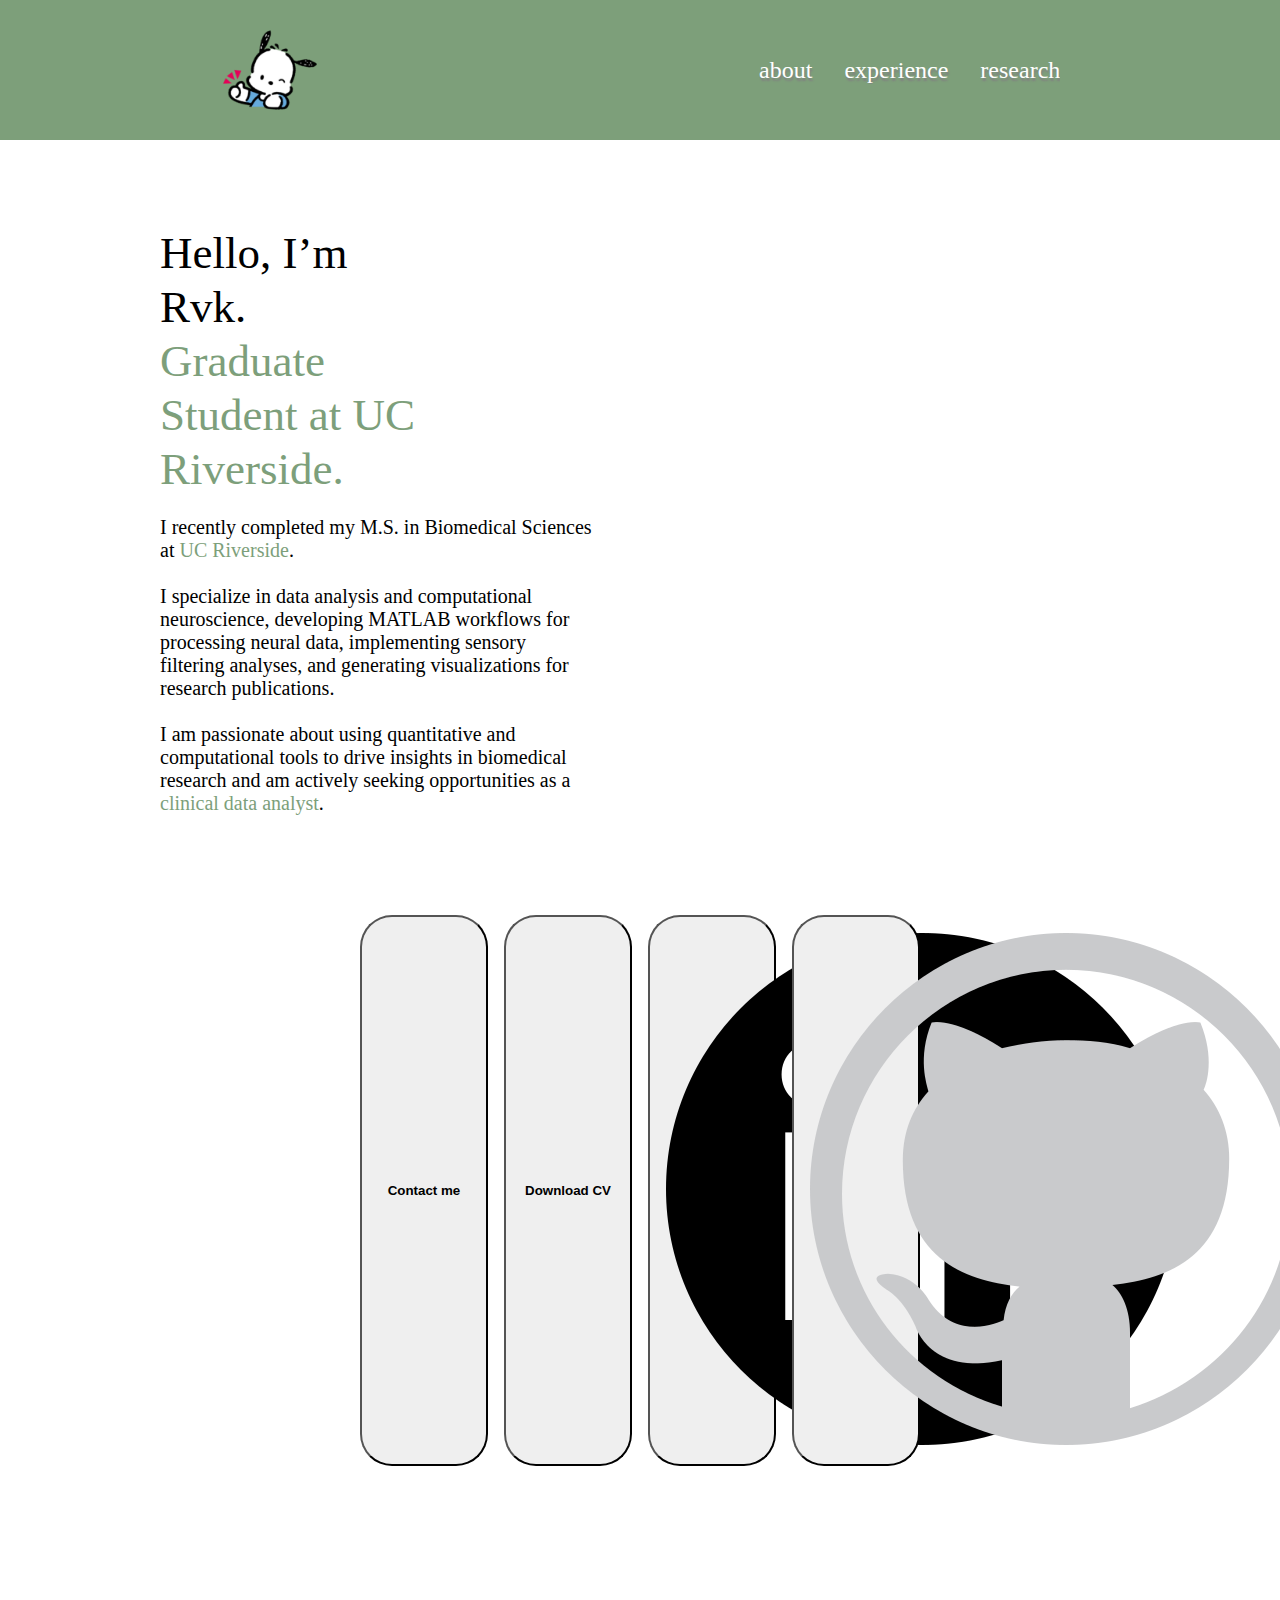
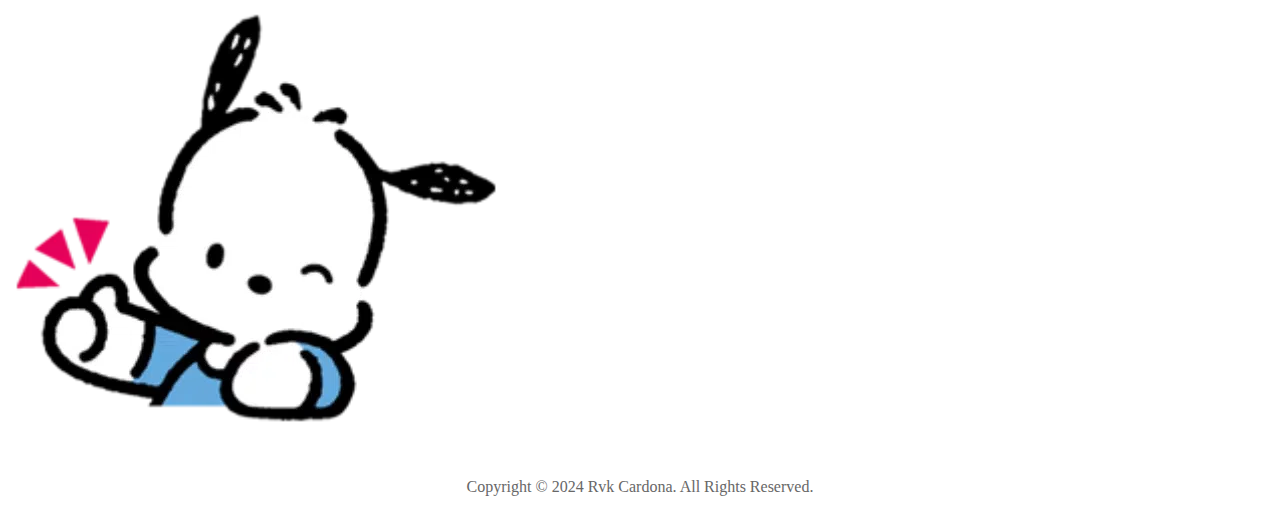
<file: index.html>
<!DOCTYPE html>
<html lang="en">
<head>
    <link href="https://fonts.googleapis.com/css2?family=Montserrat:wght@400;500;700;800&display=swap" rel="stylesheet">
    <meta charset="UTF-8">
    <meta name="viewport" content="width=device-width, initial-scale=1.0">
    <title>Rvk Cardona</title>
    <link rel="stylesheet" href="style.css">
    <link rel="stylesheet" href="mediaqueries.css">
    <script src="script.js"></script>
</head>
<body>
    <nav id="desktop-nav">       
        <a href="index.html" class="logo-img">
            <img src="./assets/pochacco.png" alt="Home" />
        </a>
        <div>
            <ul class="nav-links">
                <li><a href="about.html">about</a></li>
                <li><a href="experience.html">experience</a></li>
                <li><a href="research.html">research</a></li>
            </ul>
        </div>
    </nav> 
<nav id="hamburger-nav">
  <div class="hamburger-icon" onclick="toggleMenu()">
    <span></span>
    <span></span>
    <span></span>
  </div>

  <div class="logo-img">
    <a href="index.html">
      <img src="./assets/pochacco.png" alt="Home" />
    </a>
  </div>


  <div class="menu-links">
    <ul>
      <li><a href="about.html" onclick="toggleMenu()">about</a></li>
      <li><a href="experience.html" onclick="toggleMenu()">experience</a></li>
      <li><a href="research.html" onclick="toggleMenu()">research</a></li>
    </ul>
  </div>
</nav>
    <section id="profile">
        <div class="section__text">
            <h1 class="title">
                Hello, I’m Rvk. <br />
            <span style="color:#7D9F7B;">Graduate Student at UC Riverside.</span>
            </h1>
            <p class="section__text__p1">
            I recently completed my <strong>M.S. in Biomedical Sciences</strong> at <span style="color:#7D9F7B;"><strong>UC Riverside</strong></span>. <br><br>

            I specialize in <strong>data analysis</strong> and <strong>computational neuroscience</strong>, developing <strong>MATLAB</strong> workflows for processing neural data, implementing <strong>sensory filtering</strong> analyses, and generating visualizations for research publications. <br><br>

            I am passionate about using <strong>quantitative</strong> and <strong>computational tools</strong> to drive insights in biomedical research and am actively seeking opportunities as a <span style="color:#7D9F7B;"><strong>clinical data analyst</strong></span>.
            </p>
            <div class="btn-container">
            <button class="btn btn-primary" onclick="window.location.href='mailto:rvkcardona@gmail.com'">Contact me</button>
            <button class="btn btn-secondary" onclick="window.open('./assets/resume.pdf')">Download CV</button>
            <button class="btn btn-icon" onclick="location.href='https://www.linkedin.com/in/rvkcardona/'">
                <img src="./assets/linkedin.png" alt="LinkedIn" />
            </button>
            <button class="btn btn-icon" onclick="location.href='https://github.com/kwakkle'">
                <img src="./assets/githubimg.png" alt="GitHub" />
            </button>
        </div>
        </div>
    </section>
    <div class="logo-center">
        <img src="./assets/pochacco.png" alt="logo" />
    </div>
    <footer>
        <p>Copyright &#169; 2024 Rvk Cardona. All Rights Reserved.</p>
    </footer>
</body>
</html>
</file>
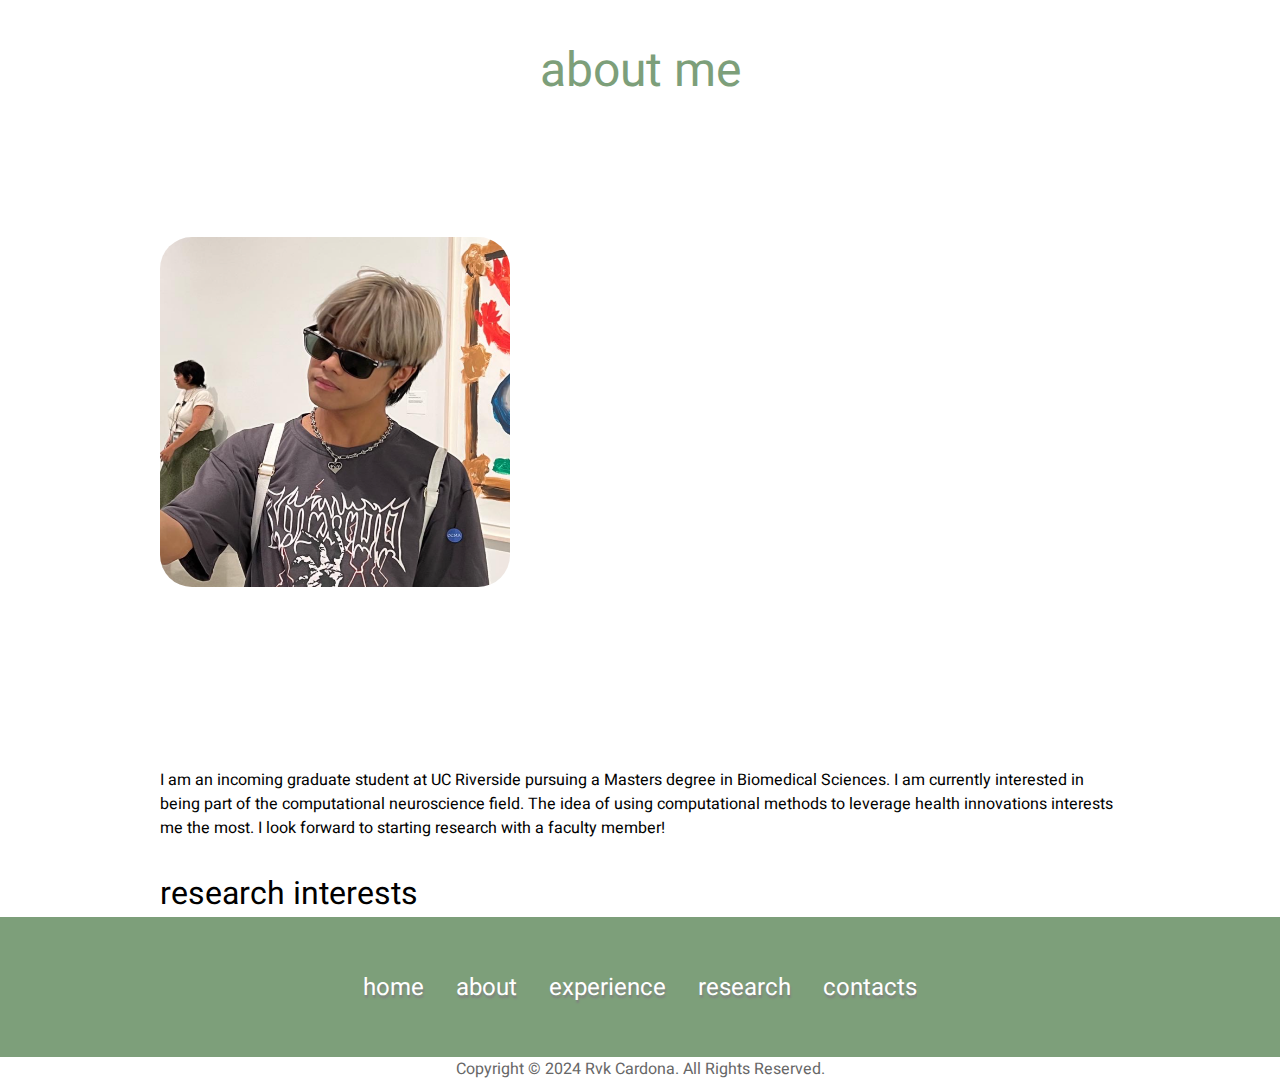
<file: about.html>
<!DOCTYPE html>
<html lang="en">
<head>
    <link href='https://fonts.googleapis.com/css?family=Heebo' rel='stylesheet'>
    <meta charset="UTF-8">
    <meta name="viewport" content="width=device-width, initial-scale=1.0">
    <title>About Rvk Cardona</title>
    <link rel="stylesheet" href="style.css">
    <link rel="stylesheet" href="mediaqueries.css">
</head>
<body>
<section id="about">
    <p class="section__text__about"><color style="color:rgba(125,159,122,1);">about me</color></p>
    <div class="section-container">
        <div class="section__pic-container">
            <img src="./assets/about-pic.png" 
            alt="Profile picture" 
            class="about-pic"
            />
        </div>
          </div>
        <div class="text-container">
            <p class="text-container"> I am an incoming graduate student at UC Riverside pursuing a Masters degree in Biomedical Sciences. I am currently interested in being part of the computational neuroscience field. The idea of using computational methods to leverage health innovations interests me the most. I look forward to starting research with a faculty member! </p>
            <p class="about_me_title">research interests</p>
        </div>
      </div>
    </div>
</section>
<footer>
    <nav>
        <div class="nav-links-container">
            <ul class="nav-links">
                <li><a href="/">home</a></li>
                <li><a href="../about.html">about</a></li>
                <li><a href="experience.html">experience</a></li>
                <li><a href="../research">research</a></li>
                <li><a href="../#contact">contacts</a></li>
            </ul>
        </div>
    </nav>
    <p>Copyright &#169; 2024 Rvk Cardona. All Rights Reserved.</p>
</footer>
<script src="script.js"></script>
</body>
</html>
</file>
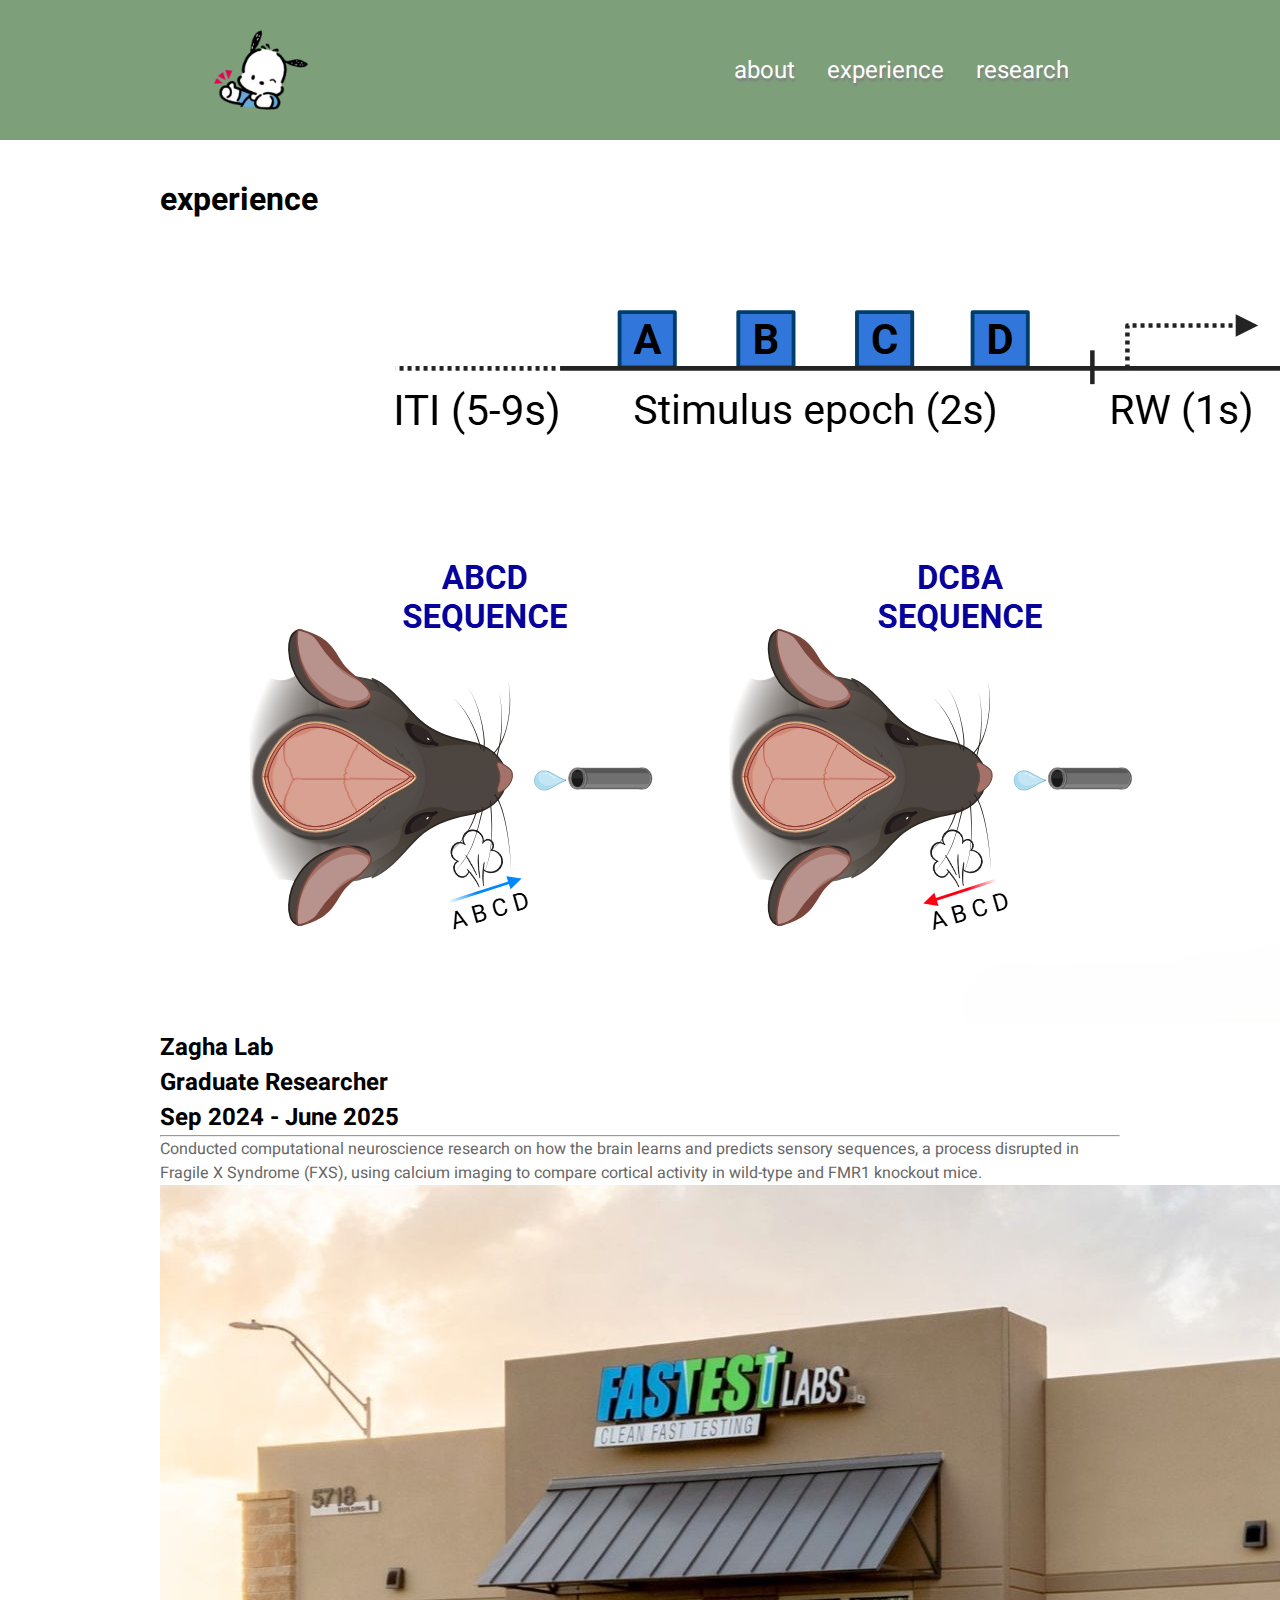
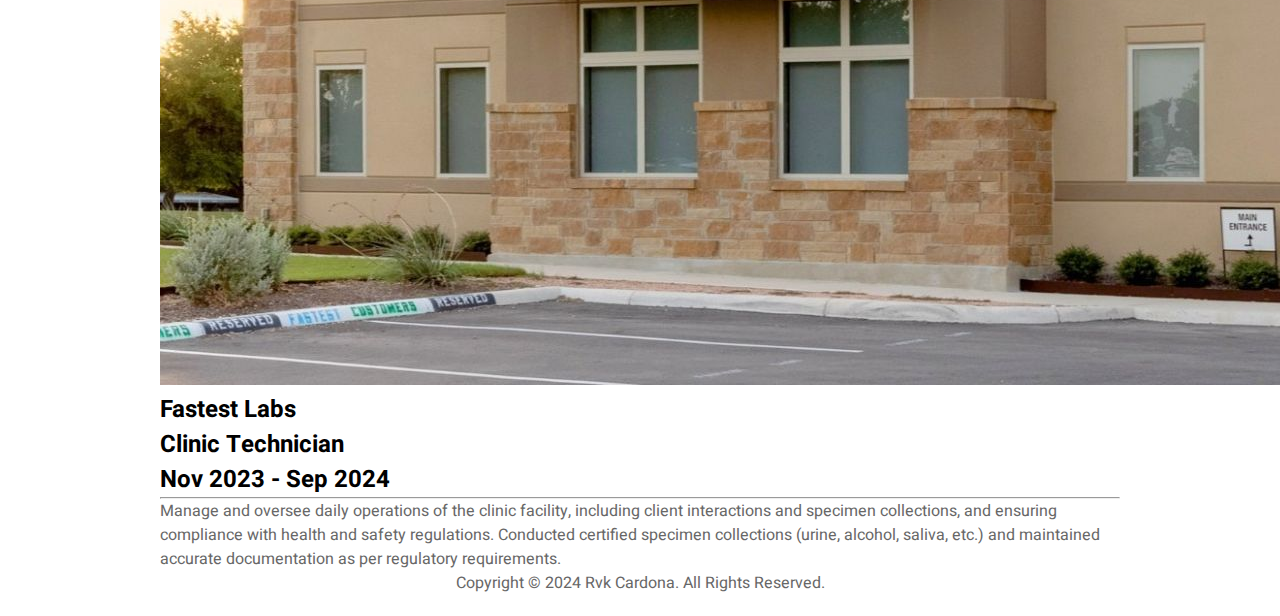
<file: experience.html>
<!DOCTYPE html>
<html lang="en">
<head>
    <link href='https://fonts.googleapis.com/css?family=Heebo' rel='stylesheet'>
    <meta charset="UTF-8">
    <meta name="viewport" content="width=device-width, initial-scale=1.0">
    <title>About Rvk Cardona</title>
    <link rel="stylesheet" href="style.css" />
    <link rel="stylesheet" href="mediaqueries.css" />
    <script src="script.js" defer></script>
</head>
<body>
     <nav id="desktop-nav">       
        <a href="index.html" class="logo-img">
            <img src="./assets/pochacco.png" alt="Home" />
        </a>
        <div>
            <ul class="nav-links">
                <li><a href="about.html">about</a></li>
                <li><a href="experience.html">experience</a></li>
                <li><a href="research.html">research</a></li>
            </ul>
        </div>
    </nav> 
  <nav id="hamburger-nav">
    <div class="hamburger-icon" onclick="toggleMenu()">
      <span></span>
      <span></span>
      <span></span>
    </div>

    <div class="logo-img">
      <a href="index.html">
        <img src="./assets/pochacco.png" alt="Home" />
      </a>
    </div>


    <div class="menu-links">
      <ul>
        <li><a href="about.html" onclick="toggleMenu()">about</a></li>
        <li><a href="experience.html" onclick="toggleMenu()">experience</a></li>
        <li><a href="research.html" onclick="toggleMenu()">research</a></li>
      </ul>
    </div>
  </nav>
    
    <section id="experience">
        <h1 class="about-title">experience</h1>
  <div class="experience-grid">
    
    <!-- ZAGHA LAB -->
    <div class="experience-card">
      <img src="./assets/zagha_experience.png" alt="Zagha Lab" class="experience-img" />
      <h2 class="experience-role">Zagha Lab<br />Graduate Researcher<br />Sep 2024 - June 2025</h2>
      <hr class="experience-divider" />
      <p class="experience-description">
        Conducted computational neuroscience research on how the brain learns and predicts sensory sequences,
        a process disrupted in Fragile X Syndrome (FXS), using calcium imaging to compare cortical activity
        in wild-type and FMR1 knockout mice.
      </p>
    </div>

    <!-- FASTEST LABS -->
    <div class="experience-card">
      <img src="./assets/fastest_labs.png" alt="Fastest Labs Clinic" class="experience-img" />
      <h2 class="experience-role">Fastest Labs<br />Clinic Technician<br />Nov 2023 - Sep 2024</h2>
      <hr class="experience-divider" />
      <p class="experience-description">
        Manage and oversee daily operations of the clinic facility, including client interactions and specimen collections,
        and ensuring compliance with health and safety regulations. Conducted certified specimen collections (urine, alcohol, saliva, etc.)
        and maintained accurate documentation as per regulatory requirements.
      </p>
    </div>
  </div>
</section>
    <footer>
        <p>Copyright &#169; 2024 Rvk Cardona. All Rights Reserved.</p>
    </footer>
</body>
</html>
</file>
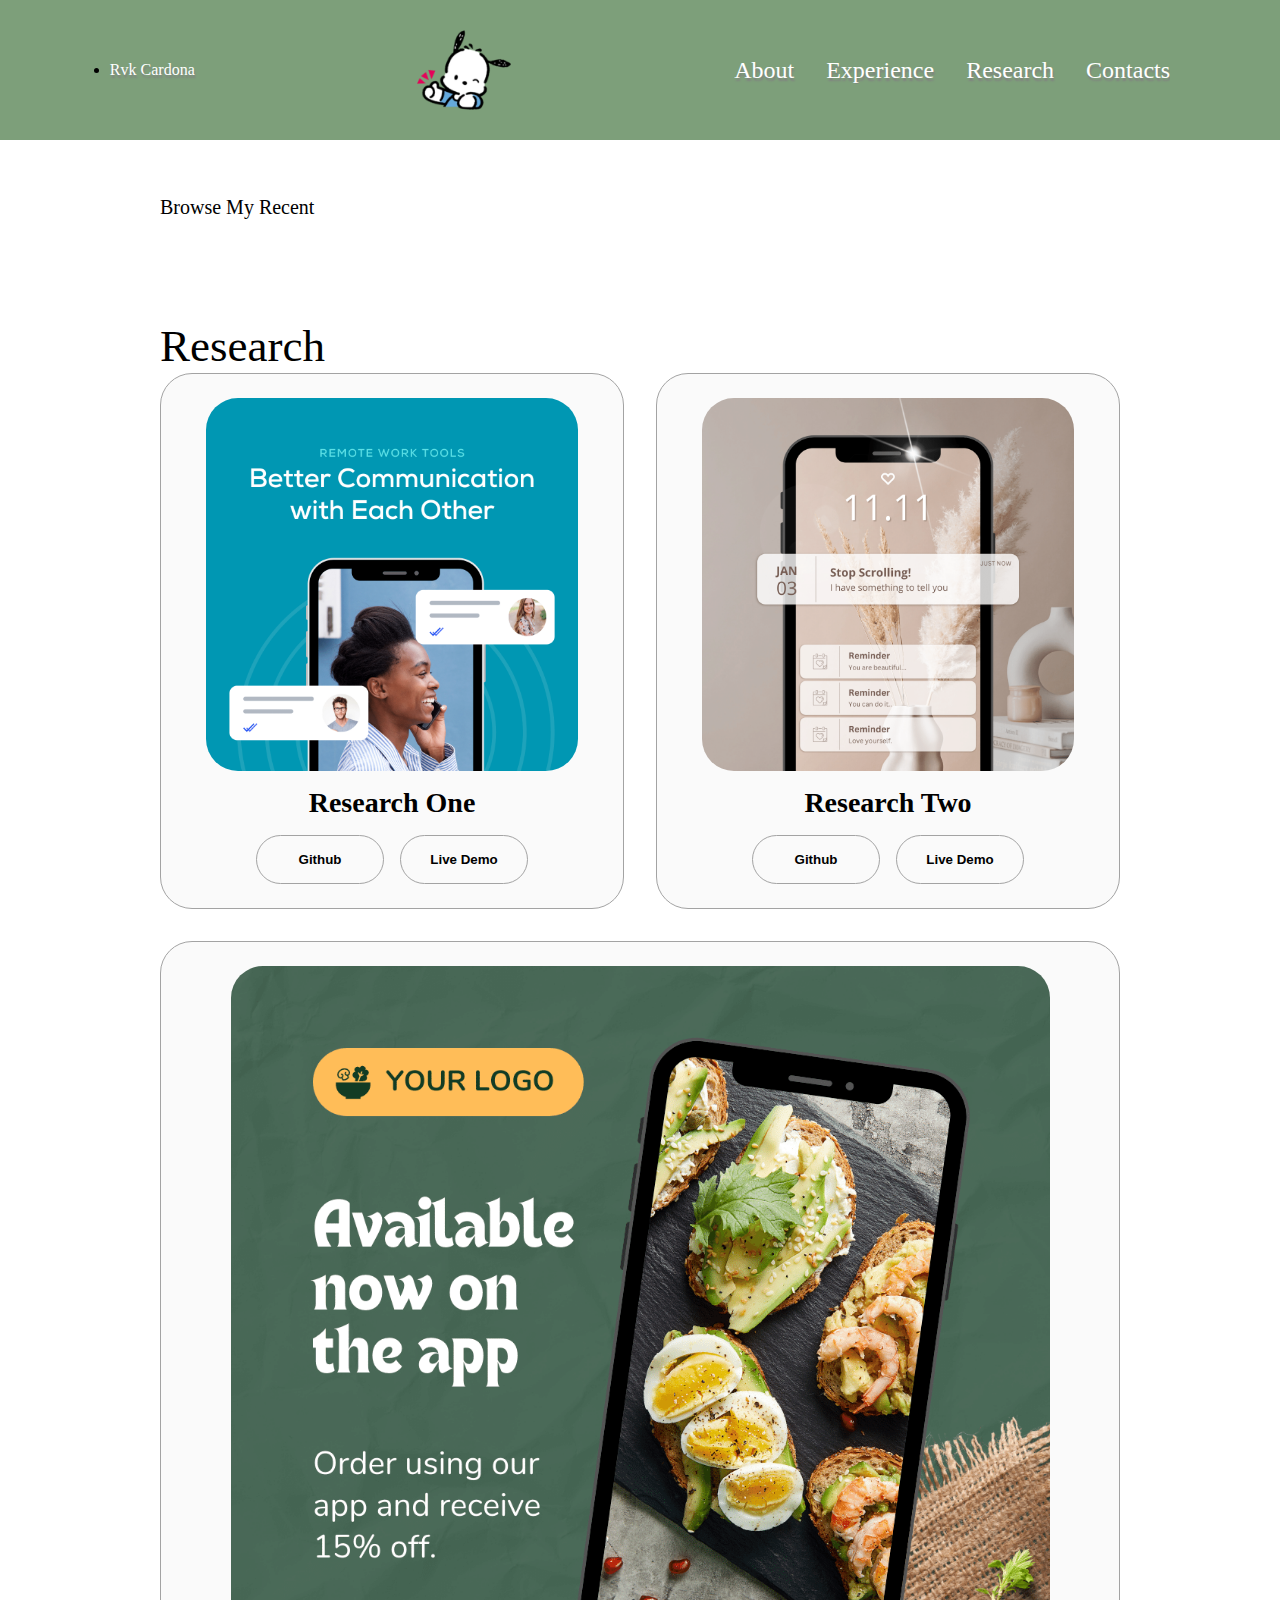
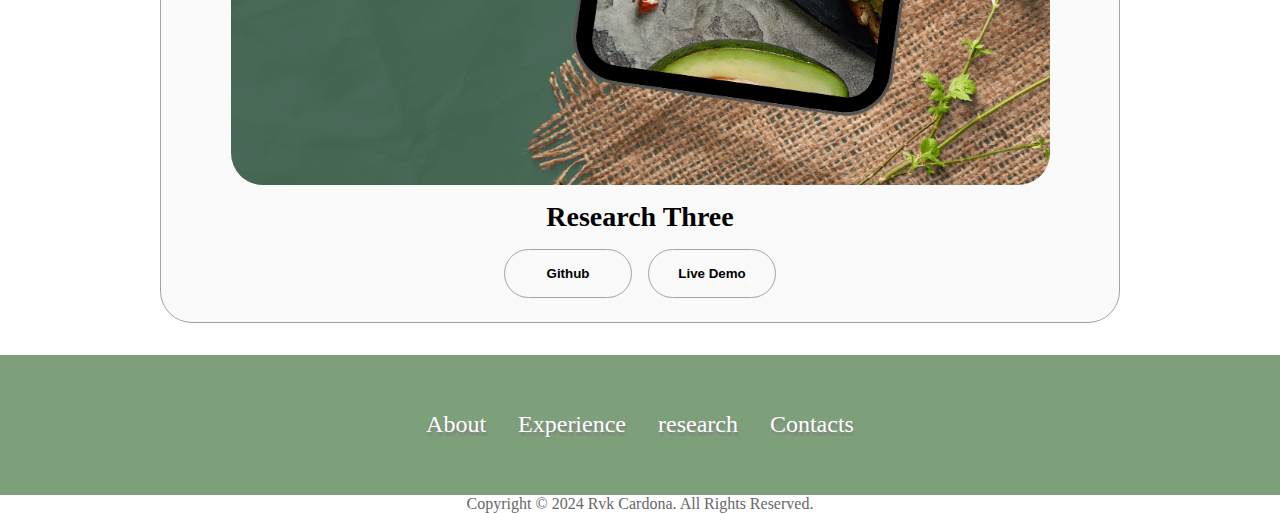
<file: research.html>
<!DOCTYPE html>
<html lang="en">
<head>
    <meta charset="UTF-8">
    <meta name="viewport" content="width=device-width, initial-scale=1.0">
    <title>My Portfolio</title>
    <link rel="stylesheet" href="style.css">
    <link rel="stylesheet" href="mediaqueries.css">
</head>
<body>
    <nav id="desktop-nav">
        <div class="logo"><li><a href="../#about">Rvk Cardona</a></li>
        </div>
        <div class="logo-img">
            <img src="./assets/pochacco.png">
        </div>
        </div>
        <div>
            <ul class="nav-links">
                <li><a href="../#about">About</a></li>
                <li><a href="../experience.html">Experience</a></li>
                <li><a href="research.html">Research</a></li>
                <li><a href="../#contact">Contacts</a></li>
            </ul>
        </div>
    </nav> 
    <nav id="hamburger-nav">
        <div class="logo">RVK CARDONA</div>
        <div class ="hamburger-menu">
            <div class="hamburger-icon" onclick="toggleMenu()">
              <span></span>
              <span></span>
              <span></span>
            </div>
            <div class="menu-links">
                <li><a href="../#about"onclick="toggleMenu()">About</a></li>
                <li><a href="../experience.html"onclick="toggleMenu()">Experience</a></li>
                <li><a href="research.html"onclick="toggleMenu()">Research</a></li>
                <li><a href="../#contact"onclick="toggleMenu()">Contacts</a></li>
              </div>
          </div>
    </nav>
    <section id="research">
        <p class="section__text__p1">Browse My Recent</p>
        <h1 class="title">Research</h1>
        <div class="experience-details-container">
            <div class="about-containers">
                <div class="details-container color-container">
                <div class="article-container">
                    <img 
                    src="./assets/project-1.png"
                    alt="Research 1"
                    class="project-img">
                </div> 
                <h2 class="experience-sub-title research-title">Research One</h2>
                <div class="btn-container">
                    <button class="btn btn-color-2 research-btn" 
                    onclick="location.href='https://github.com/'">
                        Github
                    </button>
                    <button class="btn btn-color-2 research-btn" 
                    onclick="location.href='https://github.com/'">
                        Live Demo
                    </button>
                </div>
                </div>
                <div class="details-container color-container">
                    <div class="article-container">
                        <img 
                        src="./assets/project-2.png"
                        alt="Project 2"
                        class="project-img">
                    </div> 
                    <h2 class="experience-sub-title research-title">Research Two</h2>
                    <div class="btn-container">
                        <button class="btn btn-color-2 research-btn" 
                        onclick="location.href='https://github.com/'">
                            Github
                        </button>
                        <button class="btn btn-color-2 research-btn" 
                        onclick="location.href='https://github.com/'">
                            Live Demo
                        </button>
                    </div>
                </div>
                <div class="details-container color-container">
                    <div class="article-container">
                        <img 
                        src="./assets/project-3.png"
                        alt="research 3"
                        class="project-img">
                    </div> 
                    <h2 class="experience-sub-title research-title">Research Three</h2>
                    <div class="btn-container">
                        <button class="btn btn-color-2 research-btn" 
                        onclick="location.href='https://github.com/'">
                            Github
                        </button>
                        <button class="btn btn-color-2 research-btn" 
                        onclick="location.href='https://github.com/'">
                            Live Demo
                        </button>
                    </div>
                </div>
          </div> 
        </div>
    </section>
    <footer>
        <nav>
            <div class="nav-links-container">
                <ul class="nav-links">
                    <li><a href="../#about">About</a></li>
                    <li><a href="../experience.html">Experience</a></li>
                    <li><a href="research.html">research</a></li>
                    <li><a href="../#contact">Contacts</a></li>
                </ul>
            </div>
        </nav>
        <p>Copyright &#169; 2024 Rvk Cardona. All Rights Reserved.</p>
    </footer>
    <script src="script.js"></script>
</body>
</html>
</file>
<file: style.css>
/* GENERAL */

* {
    margin: 0;
    padding: 0;
}

body {
    font-family: Heebo; 
    font-weight: Regular;
}

body {
    background-image: (white);
}

html {
    scroll-behavior: smooth;
}

p{
    color: #676767
}

/* TRANSITION */

a, .btn {
    transition: all 300ms ease; 
}

/* DESKTOP NAV */

nav,

.nav-links {
    display: flex;
    overflow: hidden;
}

nav{
    justify-content: space-around;
    align-items: center;
    height : 140px;
    background-color: rgba(125,159,122,1);
}

.nav-links {
    gap: 2rem;
    list-style: none;
    font-size: 24px;
}


a {
    color: white;
    font-weight: regular;
    text-shadow: 1px 3px 2px grey;
    text-decoration: none;
    text-decoration-color: white;
}

a:hover {
    color: black;
    text-decoration-color: rgb(181, 181, 181);
}

.logo-img:hover {
    cursor: pointer;
}

.logo-img {
    display: flex;
    height: 100px;
    margin: 0; 
    animation-name: bounce;
}


/* HAMBURGER MENU */

#hamburger-nav {
    display: none;
    
}

.hamburger-menu {
    position: relative;
    display: inline-block;
}

.hamburger-icon {
    display: flex;
    flex-direction: column;
    justify-content: space-between;
    height: 24px;
    width: 30px;
    cursor: pointer;
}

.hamburger-icon span {
    width: 100%;
    height: 2px;
    background-color: white;
    transition: all 0.3 ease-in-out;
}

.menu-links {
    position: absolute;
    top: 100%;
    right: 0;
    background-color: none;
    width: fit-content;
    max-height: 0;
    overflow: hidden;
    transition: all 0.3 ease-in-out;
}

.menu-links a {
    display: block;
    padding: 10px;
    text-align: center;
    font-size: 1.5rem;
    color: white;
    text-decoration: none;
    transition: all 0.3 ease-in-out;
}

.menu-links li {
    list-style: none;
}

.menu-links.open {
    max-height: 300px;
}

.hamburger-icon.open span:first-child {
    transform: rotate (45 deg) translate(10px, 5px);
}

.hamburger-icon.open span:nth-child(2) {
    opacity: 0;
}

.hamburger-icon.open span:last-child {
    transform: rotate (-45 deg) translate(10px, -5px);
}

.hamburger-icon span:first-child {
    transform: none;
}

.hamburger-icon span:first-child {
    opacity: 1;
}

.hamburger-icon span:first-child {
    transform: none;
}

/* SECTIONS */

section {
    padding-top: 4vh;
    height: 96vh;
    margin: 0 10rem;
    box-sizing: border-box;
    min-height: fit-content;
}

.section-container {
    display: flex;
}

/* PROFILE SECTION */

.section {
    display: center;
    justify-content: center;
    gap: 5rem;
    height: 10vh;
}

.section__pic-container {
    display: center;
    height: 400px;
    width: 400px;
    margin: auto 0;
}

.section__text {
    align-self: center;
    text-align: center;
    padding-top: 50px
}

.section__text__p1 {
    text-align: center;
    font-weight: 100;
    text-align: left;
    font-size: 20px;
    margin-right: 525px;
    margin-top: 20px;
    color: black;
    margin-bottom: 100px;
}

.title {
    font-family: Heebo;
    font-style: Regular;
    font-size: 45px;
    text-align: left;
    color: black;
    font-weight: 10;
    line-height: 1.2;
    margin-right: 700px;
}

#socials-container {
    display: flex;
    justify-content: center;
    margin-top: 1rem;
    gap: 1rem;
}

/* ICONS */

.icon {
    cursor: pointer;
    height: 2rem;
}

/* BUTTONS */

.btn-container {
    display: flex;
    justify-content: center;
    gap: 1rem;
}

.btn {
    font-weight: 600;
    transition: all 300ms ease;
    padding: 1rem;
    width: 8rem;
    border-radius: 2rem;
}

.btn-color-1, 
.btn-color-2 {
    border:rgb(53,53,53) 0.1rem solid;
}

.btn-color-1:hover, 
.btn-color-2:hover {
    cursor: pointer;
}

.btn-color-1, 
.btn-color-2:hover {
    background: rgb(53, 53, 53);
    color: white;
}

.btn-color-1:hover {
    background: rgb(0, 0, 0);
}

.btn-color-2{
    background: none;
}

.btn-color-2:hover {
    border: rgb(255, 255, 255) 0.1rem solid;
}

.btn-container {
    gap: 1rem;
}

/* ABOUT SECTION */

.about.html {
    position: relative;
}

.about-containers {
    gap: 2rem;
    margin-bottom: 2rem;
    margin-top: 0rem;
}

.about-details-container {
    justify-content: center;
    flex-direction: column;
}
.about_me_title {
    font-size: 32px;
    color:grey;
    margin-top: 30px;
    margin-bottom: 30px;
    display: flex;
    justify-content: center;
    flex-direction: column;
}

.about-containers,
.about-details-container {
    display: flex;
}

.about-pic {
    border-radius: 2rem;
    height: 350px;
    width: 350px;
}

.arrow {
    position: absolute;
    right: -5rem;
    bottom: -1rem;
}

.details-container {
    padding: 1.5rem;
    flex: 1;
    background: white;
    border-radius: 2rem;
    border: rgb(53, 53, 53) 0.1rem solid;
    border-color: rgb(163, 163, 163);
    text-align: center;
}

.section-container {
    gap: 4rem;
    height: 80%;
}

.section__pic-container {
    height: 400px;
    width: 400px;
    margin: auto 0;
}

.text-container p {
    color:black;
    font-weight: 400;
    justify-content: center;
    flex-direction: column;
}

.section__text__about {
    text-align: center;
    font-size: 48px;

}
/* EXPERIENCE SECTION */

#experience {
    position: relative;
}

.experience-sub-title {
    color: rgb(85, 85, 85);
    font-weight: 600;
    font-size: 1.75rem;
    gap: 2.5rem;
}

.experience-details-container {
    display: flex;
    justify-content: center;
    gap: 2.5rem;
    flex-direction: row;
}

.article-container {
    display: flex;
    text-align: initial;
    flex-wrap: wrap;
    flex-direction: row;
    gap: 2.5rem;
    justify-content: space-around;
}

article {
    display: flex;
    width: 10rem;
    justify-content: space-aorund;
    gap: 0.5rem;
}

article.icon {
    cursor: default;
}

/* RESEARCH SECTION */

#research {
    position: relative
}

.color-container {
    border-color: rgb(163, 163, 163);
    background: rgb(250, 250, 250);
}

.project-img {
    border-radius: 2rem;
    width: 90%;
    height: 90%;
}

.research-title {
    margin: 1rem;
    color: black;
}

.research-btn {
    color: black;
    border-color: rgb(163, 163, 163);
}


/* FOOTER SECTION */

footer {    
    height: 5vh;
}

footer p {
    text-align: center;
}


/* ANIMATION */

.header-button {
    animation-delay: 1.1s;
}

.header-down-arrow {
    animation-duration: 2s 3s ease-out infinite;
    position: absolute;
        bottom: 6vh;
        left: 0;
        right: 0;
    text-align: center;
    z-index: 10;
    margin: auto;
    display: block;
    cursor: pointer;
}

.header-down-arrow img {
    animation-name: fade-slide-up 1s 1s ease-out forwards;
    opacity: 0;
}

@keyframes fade-slide-up {
    0% {
        opacity: 0;
        transform: translateY(4rem);
    }
    100% {
        opacity: 1;
        transform: none;
    }
}
@keyframes pop-in {
    0% {
        opacity:0;
        transform: translateY(-4rem) scale(.8);
    }
    100% {
        opacity: 1;
        transform: none;
    }
}

@keyframes pulse {
    0%{
        opacity: 1;
        transform: none;
    }
    50%{
        opacity: .8;
        transform: scale (.8);
    }
    100%{
        opacity: 1;
        transform: none;
    }
}

@keyframes slideInLeft {
    from {
        transform: translateX(-300px);
        opacity: 0
    }

    to {
        transform: translateX(0);
        opacity: 1
    }
}

@keyframes bounce {
    0%,
    20%,
    50%,
    80%,
    100% {
        transform: translateY(0);
    }

    40% {
        transform: translateY(-30px);
    }


    60% {
        transform: translateY(-15px);
    }

}

.logo-img:animation {
    animation-name: slideInLeft;
    animation-iteration-count: infinite;
}

.title {
    animation-name: slideInLeft;
    animation-duration: 1s;
    animation-timing-function: ease-in;
    animation-delay: 0s;
    animation-iteration-count: 1;
    animation-direction: normal;
}

.section__text__p1 {
    animation-name: slideInLeft;
    animation-duration: 1s;
    animation-timing-function: ease-in;
    animation-delay: 0s;
    animation-iteration-count: 1;
    animation-direction: normal;
}
</file>
<file: mediaqueries.css>
@media screen and (max-width: 1400px) {
    #profile {
        height: 83vh;
        margin-bottom: 6rem;
    }
    .about-containers {
        flex-wrap: wrap;
    }
}



@media screen and (max-width: 1200px) {
    #desktop-nav {
        display: none;
    }
    #hamburger-nav{
        display:flex;
    }
    #experience, .experience-details-container {
        margin-top: 2rem;
    }
    #profile, 
    .section-container {
        display: block;
    }
    .arrow {
        display: none;
    }
    section, .section-container {
        height: fit-content;
    }
    section {
        margin: 0 5%;
    }
    .section__pic-container {
        width: 275px;
        height: 275px;
        margin: 0 auto 2rem;
    }
    .about-containers {
        margin-top: 0;
    }
}

@media screen and (max-width: 600px) {
    #contact, 
    footer {
        height: 83vh;
    }
    #profile {
        height: 83vh;
        margin-bottom: 0;
    }
    article {
        font-size: 1rem;
    }
    footer nav {
        height: fit-content;
        margin-bottom: 2rem;
    }
    .about-containers, 
    .contact-info-upper-container, 
    .btn-container {
        flex-wrap: wrap;
    }
    .contact-info-container {
        margin: 0;
    }
    .contact-info-container p,
    .nav-links li a {
        font-size: 1rem;
    }
    .experience-sub-title {
        font-size: 1.25rem;
    }
    .logo {
        font-size: 1.5rem;
    }
    .nav-links {
        flex-direction: column;
        gap: 0.5rem;
        text-align: center;
    }
    .section__pic-container {
        width: auto;
        height: 46vw;
        justify-content: center;
    }
    .section__text__p1 {
        font-size: 1.25rem; 
        
    }
    
    .title {
        font-size: 2rem;
    }
    
    .text-container {
        text-align: justify;
    }

}
</file>
